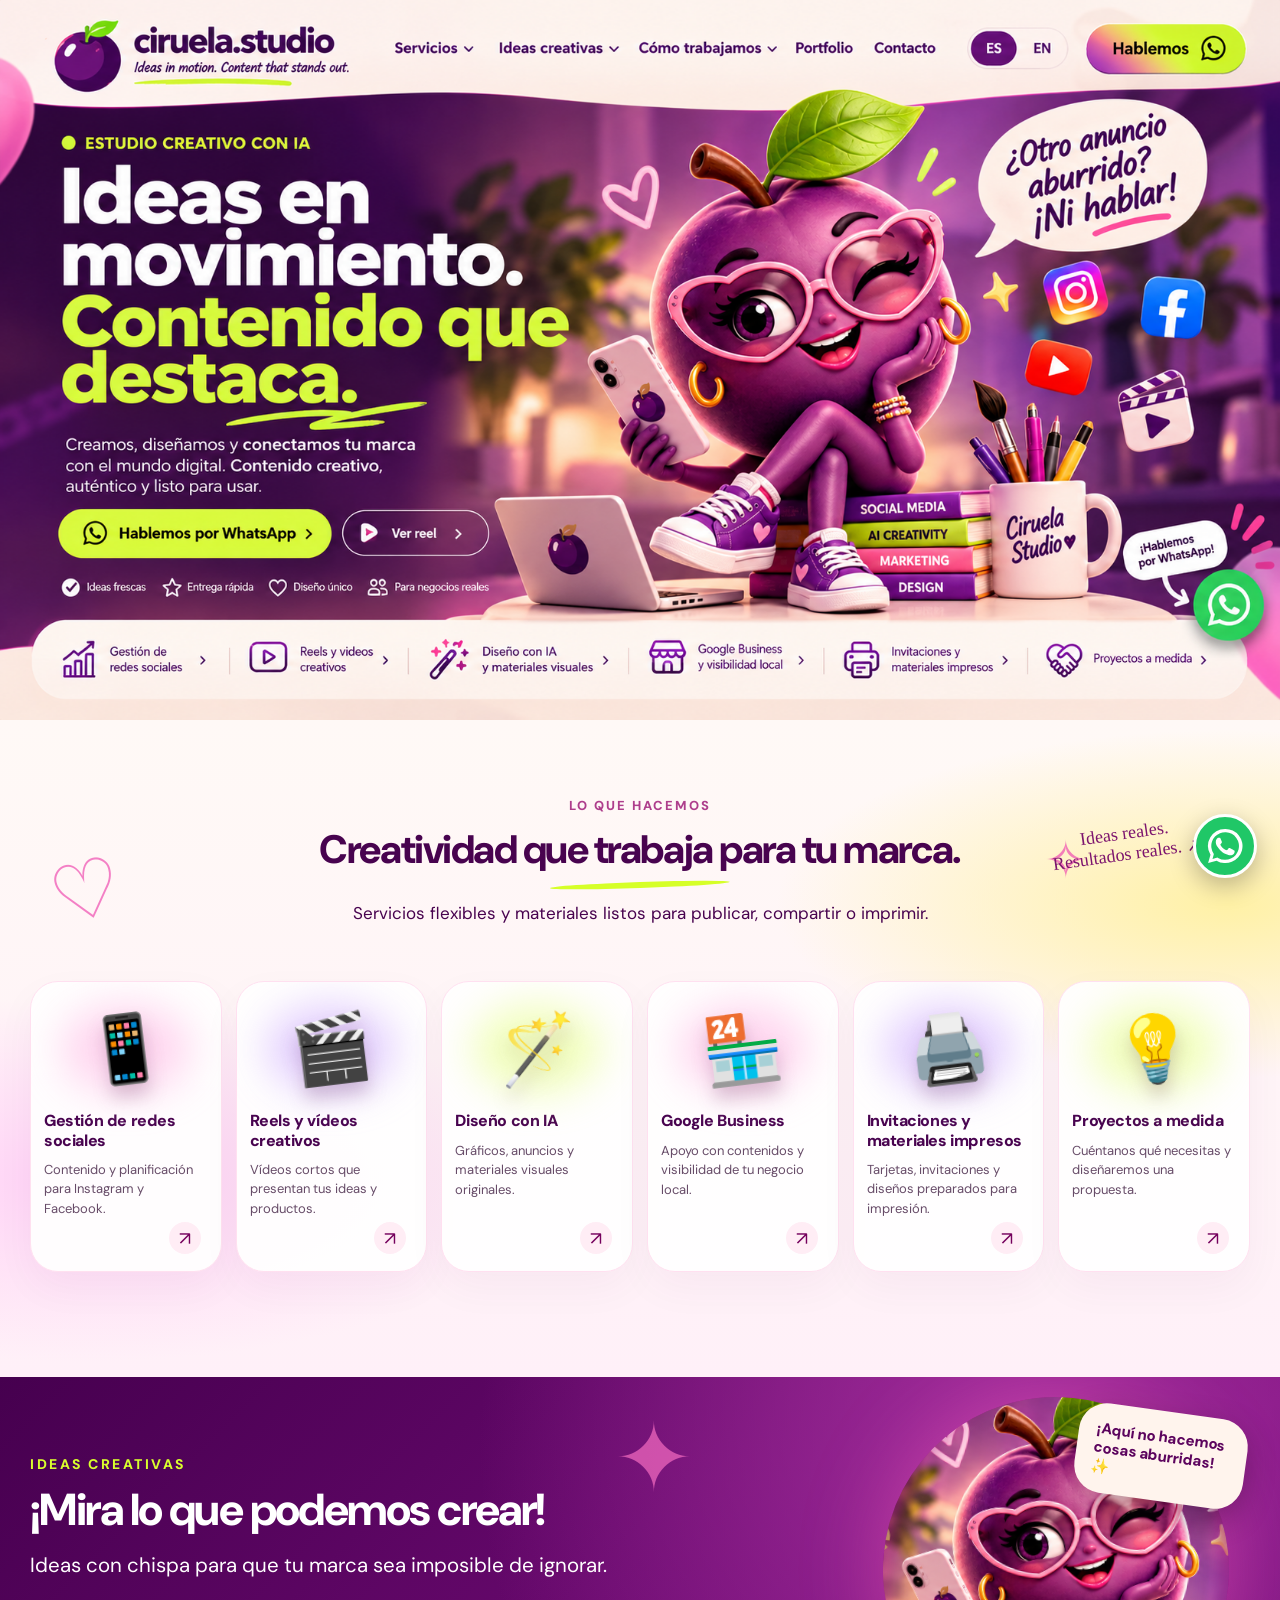
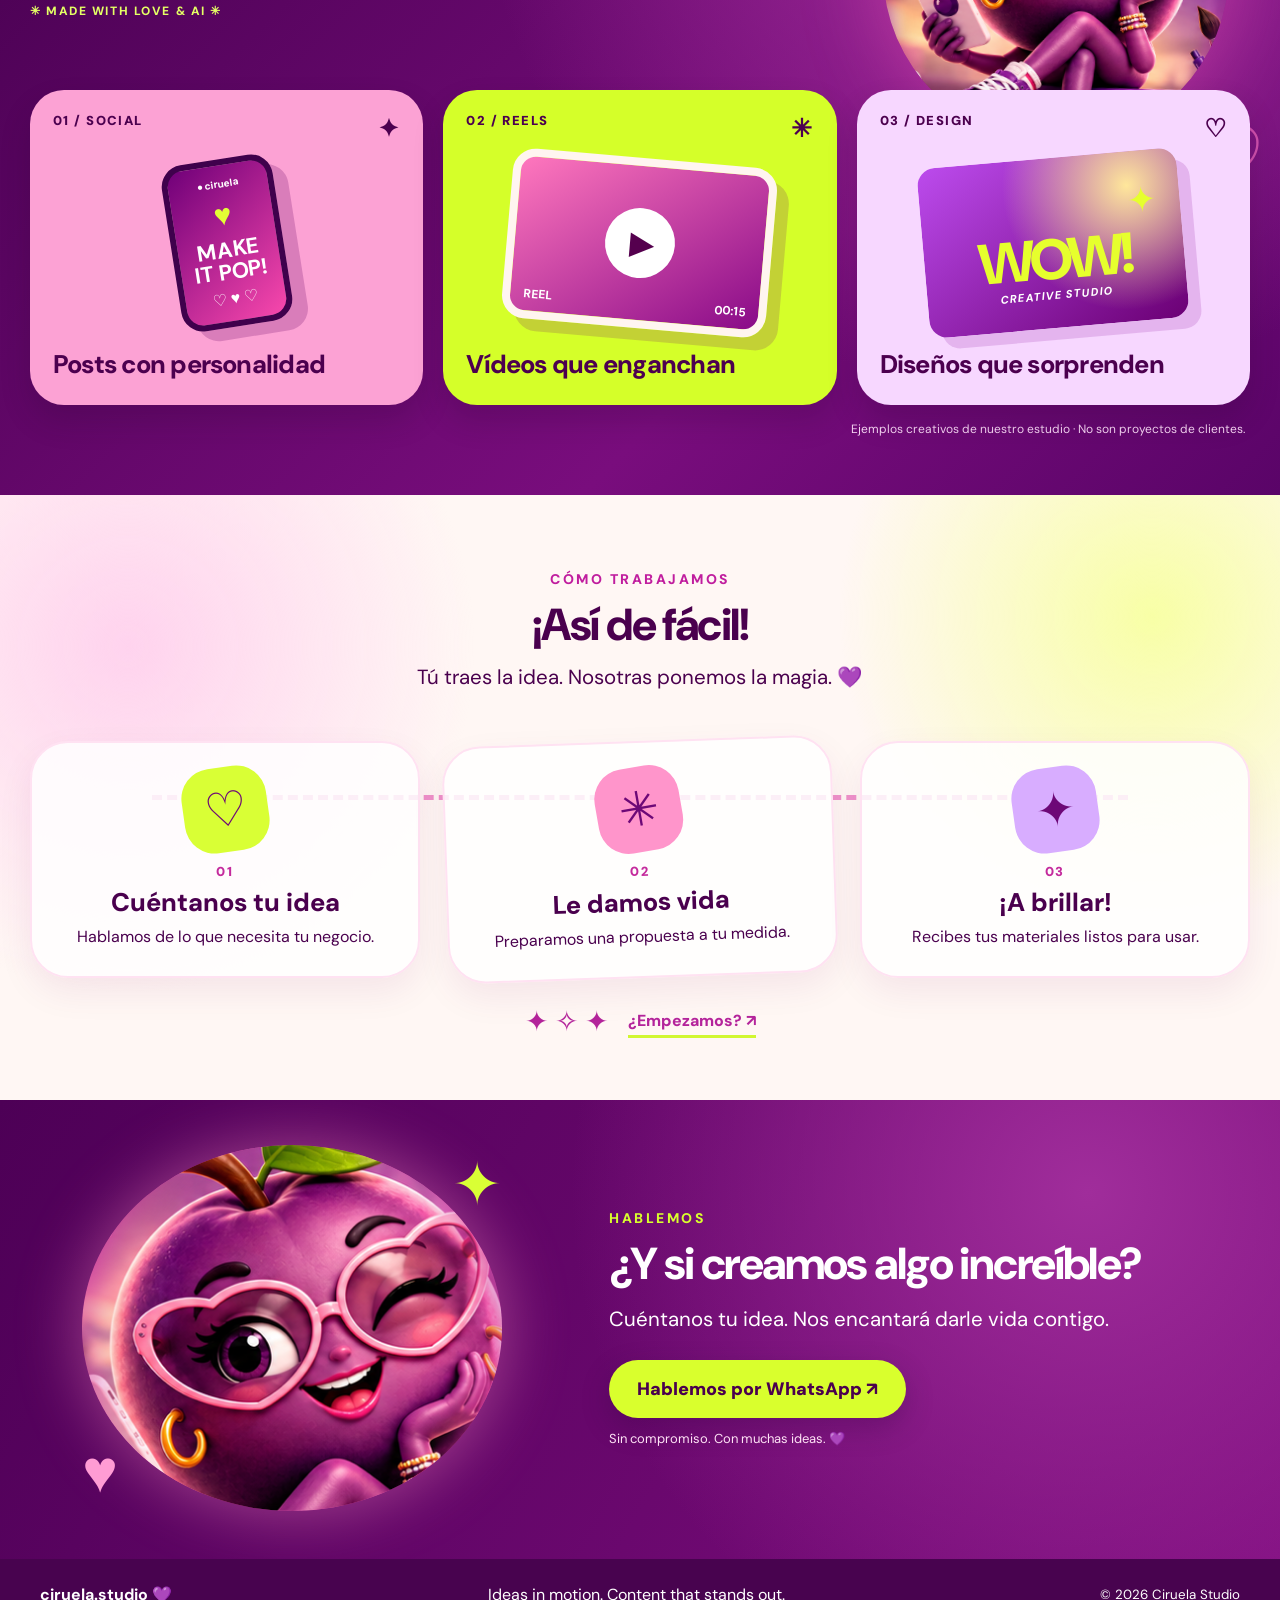
<file: index.html>
<!DOCTYPE html>
<html lang="es"><head><meta charset="utf-8"/><meta content="width=device-width,initial-scale=1" name="viewport"/><meta content="#46044e" name="theme-color"/><meta content="Ciruela Studio: contenido creativo, redes sociales, reels, diseño con IA y materiales para marcas." name="description"/><title>Ciruela Studio | Contenido para Redes Sociales y Reels</title><link href="styles.css" rel="stylesheet"/></head><body>
<a class="skip" href="#servicios">Saltar al contenido</a>
<header aria-label="Ciruela Studio — Ideas en movimiento" class="desktop-hero"><img alt="Ciruela Studio: personaje ciruela con gafas rosas, ideas en movimiento, contenido que destaca" height="928" src="ciruela-design.png" width="1648"/><nav aria-label="Navegación principal" class="image-links"><a aria-label="Servicios" class="hit services" href="#servicios"></a><a aria-label="Ideas creativas" class="hit ideas" href="#ideas"></a><a aria-label="Cómo trabajamos" class="hit how" href="#proceso"></a><a aria-label="Portfolio" class="hit portfolio" href="#portfolio"></a><a aria-label="Contacto" class="hit contact" href="#contacto"></a><button aria-label="Cambiar a español" class="hit es" data-lang="es"></button><button aria-label="Switch to English" class="hit en" data-lang="en"></button><a aria-label="Hablemos por WhatsApp" class="hit talk" data-wa="" href="#contacto"></a><a aria-label="Hablemos por WhatsApp" class="hit hero-wa" data-wa="" href="#contacto"></a><a aria-label="Ver reel" class="hit reel" href="#portfolio"></a><a aria-label="Explorar servicios" class="hit bottom-services" href="#servicios"></a></nav></header>
<header class="mobile-header"><a class="brand" href="#inicio"><span class="plum">●<i>◢</i></span><span><strong>ciruela.studio</strong><small>Ideas in motion. Content that stands out.</small></span></a><div class="langs"><button class="active" data-lang="es">ES</button><button data-lang="en">EN</button></div></header>
<section class="mobile-hero" id="inicio"><div aria-label="Mascota ciruela creativa" class="mobile-art" role="img"></div><div class="mobile-copy"><span class="eyebrow" data-i="eyebrow">● ESTUDIO CREATIVO CON IA</span><h1><span data-i="headline1">Ideas en movimiento.</span><em data-i="headline2">Contenido que destaca.</em></h1><p data-i="intro">Creamos, diseñamos y conectamos tu marca con el mundo digital.</p><a class="btn lime" data-i="cta" data-wa="" href="#contacto">Hablemos por WhatsApp ↗</a><a class="btn outline" data-i="reel" href="#portfolio">Ver proyectos ↗</a></div></section>
<main><section class="section" id="servicios"><div aria-hidden="true" class="sparkle deco-one">♡</div><div aria-hidden="true" class="sparkle deco-two">✧</div><span class="kicker" data-i="what">LO QUE HACEMOS</span><h2 data-i="servicesTitle">Creatividad que trabaja para tu marca.</h2><p class="lead" data-i="servicesLead">Servicios flexibles y materiales listos para publicar, compartir o imprimir.</p><p class="handwritten" data-i="servicesNote">Ideas reales. Resultados reales. ↗</p><div class="cards"><article class="service"><span aria-hidden="true" class="service-art art-1"><span class="art-glow"></span><span class="art-emoji">📱</span></span><span class="old-icon" hidden="">✦</span><h3 data-i="s1">Gestión de redes sociales</h3><p data-i="s1d">Contenido y planificación para Instagram y Facebook.</p><a aria-label="Consultar servicio" class="service-arrow" href="#contacto">↗</a></article><article class="service"><span aria-hidden="true" class="service-art art-2"><span class="art-glow"></span><span class="art-emoji">🎬</span></span><span class="old-icon" hidden="">▶</span><h3 data-i="s2">Reels y vídeos creativos</h3><p data-i="s2d">Vídeos cortos que presentan tus ideas y productos.</p><a aria-label="Consultar servicio" class="service-arrow" href="#contacto">↗</a></article><article class="service"><span aria-hidden="true" class="service-art art-3"><span class="art-glow"></span><span class="art-emoji">🪄</span></span><span class="old-icon" hidden="">✳</span><h3 data-i="s3">Diseño con IA</h3><p data-i="s3d">Gráficos, anuncios y materiales visuales originales.</p><a aria-label="Consultar servicio" class="service-arrow" href="#contacto">↗</a></article><article class="service"><span aria-hidden="true" class="service-art art-4"><span class="art-glow"></span><span class="art-emoji">🏪</span></span><span class="old-icon" hidden="">▣</span><h3 data-i="s4">Google Business</h3><p data-i="s4d">Apoyo con contenidos y visibilidad de tu negocio local.</p><a aria-label="Consultar servicio" class="service-arrow" href="#contacto">↗</a></article><article class="service"><span aria-hidden="true" class="service-art art-5"><span class="art-glow"></span><span class="art-emoji">🖨️</span></span><span class="old-icon" hidden="">▤</span><h3 data-i="s5">Invitaciones y materiales impresos</h3><p data-i="s5d">Tarjetas, invitaciones y diseños preparados para impresión.</p><a aria-label="Consultar servicio" class="service-arrow" href="#contacto">↗</a></article><article class="service"><span aria-hidden="true" class="service-art art-6"><span class="art-glow"></span><span class="art-emoji">💡</span></span><span class="old-icon" hidden="">♡</span><h3 data-i="s6">Proyectos a medida</h3><p data-i="s6d">Cuéntanos qué necesitas y diseñaremos una propuesta.</p><a aria-label="Consultar servicio" class="service-arrow" href="#contacto">↗</a></article></div></section>



<section aria-labelledby="ideas-title" class="v3-showcase" id="ideas">
<div aria-hidden="true" class="v3-glitter v3-glitter-a">✦</div><div aria-hidden="true" class="v3-glitter v3-glitter-b">♡</div>
<div class="v3-showcase-inner">
<div class="v3-intro"><span class="v3-eyebrow" data-i="ideasKicker">IDEAS CREATIVAS</span><h2 data-i="ideasTitle" id="ideas-title">¡Mira lo que podemos crear!</h2><p data-i="ideasDesc">Ideas con chispa para que tu marca sea imposible de ignorar.</p><span class="v3-marker">✳ MADE WITH LOVE &amp; AI ✳</span></div>
<div class="v3-presenter"><div class="v3-mascot-ring"><img alt="La misma mascota ciruela de Ciruela Studio, con gafas rosas" loading="lazy" src="plum-presenter.png"/></div><div class="v3-bubble" data-i="bubbleIdeas">¡Aquí no hacemos cosas aburridas! ✨</div></div>
<div aria-label="Ideas de contenido" class="v3-samples">
<article class="v3-sample v3-social"><div class="v3-sample-top"><span>01 / SOCIAL</span><span aria-hidden="true">✦</span></div><div aria-hidden="true" class="v3-mockup v3-phone"><div class="v3-phone-screen"><span class="v3-mini-logo">● ciruela</span><div class="v3-heart">♥</div><strong>MAKE<br/>IT POP!</strong><span>♡ ♥ ♡</span></div></div><h3 data-i="idea1">Posts con personalidad</h3></article>
<article class="v3-sample v3-video"><div class="v3-sample-top"><span>02 / REELS</span><span aria-hidden="true">✳</span></div><div aria-hidden="true" class="v3-video-card"><span class="v3-play">▶</span><span class="v3-video-label">REEL <b>00:15</b></span></div><h3 data-i="idea2">Vídeos que enganchan</h3></article>
<article class="v3-sample v3-design"><div class="v3-sample-top"><span>03 / DESIGN</span><span aria-hidden="true">♡</span></div><div aria-hidden="true" class="v3-poster"><span>✦</span><strong>WOW!</strong><i>CREATIVE STUDIO</i></div><h3 data-i="idea3">Diseños que sorprenden</h3></article>
</div><p class="v3-disclaimer" data-i="sampleNote">Ejemplos creativos de nuestro estudio · No son proyectos de clientes.</p>
</div>
</section><section aria-labelledby="process-title" class="v3-process" id="proceso">
<div class="v3-process-inner"><div class="v3-process-head"><span class="v3-eyebrow" data-i="processKicker">CÓMO TRABAJAMOS</span><h2 data-i="processTitle" id="process-title">¡Así de fácil!</h2><p data-i="processLead">Tú traes la idea. Nosotras ponemos la magia. 💜</p></div>
<div class="v3-steps"><div class="v3-step"><span aria-hidden="true" class="v3-step-icon">♡</span><span class="v3-step-no">01</span><h3 data-i="p1">Cuéntanos tu idea</h3><p data-i="p1d">Hablamos de lo que necesita tu negocio.</p></div><div class="v3-step"><span aria-hidden="true" class="v3-step-icon">✳</span><span class="v3-step-no">02</span><h3 data-i="p2">Le damos vida</h3><p data-i="p2d">Preparamos una propuesta a tu medida.</p></div><div class="v3-step"><span aria-hidden="true" class="v3-step-icon">✦</span><span class="v3-step-no">03</span><h3 data-i="p3">¡A brillar!</h3><p data-i="p3d">Recibes tus materiales listos para usar.</p></div></div>
<div class="v3-process-footer"><span aria-hidden="true">✦ ✧ ✦</span><a class="v3-text-link" data-i="processCta" href="#contacto">¿Empezamos? ↗</a></div></div>
</section><section aria-labelledby="contact-title" class="v3-contact" id="contacto"><div class="v3-anchor" id="portfolio"></div><div class="v3-contact-inner"><div class="v3-contact-mascot"><div class="v3-contact-halo"><img alt="La mascota original de Ciruela Studio te invita a conversar" loading="lazy" src="plum-portrait.png"/></div><span aria-hidden="true" class="v3-spark v3-spark-one">✦</span><span aria-hidden="true" class="v3-spark v3-spark-two">♥</span></div><div class="v3-contact-copy"><span class="v3-eyebrow" data-i="contactKicker">HABLEMOS</span><h2 data-i="contactTitle" id="contact-title">¿Y si creamos algo increíble?</h2><p data-i="contactDesc">Cuéntanos tu idea. Nos encantará darle vida contigo.</p><a class="v3-contact-button" data-i="contactCta" data-wa="" href="https://wa.me/34625032815">Hablemos por WhatsApp ↗</a><span class="v3-contact-note" data-i="contactNote">Sin compromiso. Con muchas ideas. 💜</span></div></div></section></main>
<footer><strong>ciruela.studio 💜</strong><span>Ideas in motion. Content that stands out.</span><small>© <span id="year"></span> Ciruela Studio</small></footer>
<a aria-label="Contactar por WhatsApp" class="whatsapp" data-wa="" href="#contacto" title="WhatsApp"><svg aria-hidden="true" viewbox="0 0 32 32"><path d="M16 .8A15.1 15.1 0 0 0 3.1 23.7L1 31l7.5-2a15.2 15.2 0 1 0 7.5-28.2Zm0 27.5a12.2 12.2 0 0 1-6.2-1.7l-.5-.3-4.4 1.2 1.2-4.3-.3-.5A12.3 12.3 0 1 1 16 28.3Zm6.8-9.2c-.4-.2-2.3-1.2-2.7-1.3-.3-.1-.6-.2-.9.2-.3.4-1 1.3-1.2 1.5-.2.2-.5.3-.9.1-.4-.2-1.6-.6-3-1.9-1.1-1-1.9-2.3-2.1-2.7-.2-.4 0-.6.2-.8l.6-.7.4-.6c.1-.2.1-.5 0-.7l-1.2-2.9c-.3-.7-.6-.6-.9-.6h-.8c-.3 0-.7.1-1.1.5-.4.4-1.4 1.4-1.4 3.4s1.5 4 1.7 4.3c.2.3 2.9 4.5 7.1 6.3 1 .4 1.8.6 2.4.8 1 .3 2 .3 2.7.2.8-.1 2.3-1 2.6-2 .3-1 .3-1.8.2-2-.1-.2-.4-.3-.8-.5Z" fill="currentColor"></path></svg></a>
<script src="script.js"></script></body></html>
</file>
<file: styles.css>
@import url('https://fonts.googleapis.com/css2?family=DM+Sans:wght@400;500;600;700;800&family=Outfit:wght@400;500;600;700;800;900&display=swap');:root{--purple:#48034f;--lime:#d6ff28;--pink:#ff54ae;--cream:#fff0e9}*{box-sizing:border-box}html{scroll-behavior:smooth}body{margin:0;background:#fff9f6;color:var(--purple);font-family:'DM Sans',sans-serif}a{text-decoration:none;color:inherit}button{cursor:pointer;font:inherit}.skip{position:absolute;top:-80px;left:10px;background:white;padding:12px;z-index:20}.skip:focus{top:10px}.desktop-hero{position:relative;max-width:1920px;margin:auto;line-height:0}.desktop-hero>img{display:block;width:100%;height:auto}.image-links{position:absolute;inset:0;pointer-events:none}.hit{position:absolute;display:block;border:0;background:transparent;pointer-events:auto;cursor:pointer;border-radius:20px}.hit:focus-visible{outline:4px solid #00d47b;outline-offset:2px}.services{left:30.4%;top:3.8%;width:8%;height:6%}.ideas{left:40%;top:3.8%;width:11%;height:6%}.how{left:51.5%;top:3.8%;width:11.5%;height:6%}.portfolio{left:62%;top:3.8%;width:7%;height:6%}.contact{left:69%;top:3.8%;width:6%;height:6%}.es{left:75.7%;top:3.5%;width:4%;height:6%}.en{left:79.5%;top:3.5%;width:4%;height:6%}.talk{left:84.5%;top:3%;width:13%;height:8%}.hero-wa{left:4.5%;top:70%;width:22%;height:8.5%}.reel{left:26.6%;top:70%;width:12%;height:8.5%}.bottom-services{left:3%;top:86%;width:94%;height:12%}.mobile-header,.mobile-hero{display:none}.section{max-width:1240px;margin:auto;padding:95px 28px;scroll-margin-top:30px}.section h2{font-family:Outfit,sans-serif;font-weight:900;font-size:clamp(36px,4vw,62px);letter-spacing:-.05em;line-height:1.07;max-width:780px;margin:12px 0 22px}.kicker{color:#ae3e8c;font-weight:800;font-size:13px;letter-spacing:.15em}.lead{font-size:19px;max-width:650px;line-height:1.55}.cards{display:grid;grid-template-columns:repeat(3,1fr);gap:20px;margin-top:42px}.service{padding:30px;border:1px solid #f0d7e7;background:white;border-radius:26px;min-height:230px;transition:transform .2s,box-shadow .2s}.service:hover{transform:translateY(-5px);box-shadow:0 18px 45px #48034f16}.service>span{font-size:35px;color:#9e148f}.service h3{font-family:Outfit;font-size:23px;line-height:1.2;margin:16px 0 10px}.service p{color:#674c68;line-height:1.55;margin:0}.tint{max-width:none;background:#fff0f5;padding-left:max(28px,calc((100vw - 1184px)/2));padding-right:max(28px,calc((100vw - 1184px)/2))}.idea-grid{display:grid;grid-template-columns:repeat(3,1fr);gap:18px;margin-top:40px}.idea{min-height:230px;border-radius:28px;padding:28px;display:flex;flex-direction:column;justify-content:space-between}.idea span{font-size:12px;font-weight:800;letter-spacing:.13em}.idea strong{font-family:Outfit;font-size:30px;line-height:1.1}.violet{background:#50005b;color:white}.pink{background:#ff8ec8;color:#43064d}.limebg{background:var(--lime)}.steps{display:grid;grid-template-columns:repeat(3,1fr);gap:35px;margin-top:40px}.steps b{font-size:45px;color:#ca40a1;font-family:Outfit}.steps h3{font-family:Outfit;font-size:24px}.steps p{line-height:1.5}.contact-section{text-align:center}.contact-section h2,.contact-section p{margin-left:auto;margin-right:auto}.btn{display:inline-flex;align-items:center;justify-content:center;padding:18px 26px;border-radius:40px;font-weight:800;margin:12px 10px 0 0}.lime{background:var(--lime);color:#3c0347}.dark{background:var(--purple);color:white}.outline{border:1px solid white;color:white}footer{background:var(--purple);color:white;display:flex;gap:25px;align-items:center;justify-content:space-between;padding:34px max(28px,calc((100vw - 1184px)/2));flex-wrap:wrap}.whatsapp{position:fixed;right:23px;bottom:22px;z-index:50;width:64px;height:64px;background:#20c767;border:3px solid white;border-radius:50%;display:grid;place-items:center;color:white;box-shadow:0 8px 25px #0004;transition:transform .2s}.whatsapp:hover{transform:scale(1.08)}.whatsapp svg{width:36px;height:36px}@media(max-width:850px){.desktop-hero{display:none}.mobile-header{display:flex;align-items:center;justify-content:space-between;padding:15px 18px;background:var(--cream);gap:12px}.brand{display:flex;align-items:center;gap:9px}.brand strong{font-family:Outfit;font-size:clamp(22px,5vw,32px);letter-spacing:-.06em;display:block}.brand small{font-size:9px;font-weight:700;display:block}.plum{color:#750c78;font-size:50px;position:relative;line-height:1}.plum i{position:absolute;left:22px;top:-5px;color:#8dcc00;font-size:19px;font-style:normal}.langs{display:flex;background:white;border-radius:25px;padding:3px}.langs button{border:0;background:none;color:var(--purple);padding:9px;font-weight:800;border-radius:20px}.langs button.active{background:var(--purple);color:white}.mobile-hero{display:block;position:relative;background:linear-gradient(160deg,#360044,#6c1677 75%,#a73591);color:white;overflow:hidden}.mobile-art{height:330px;background-image:url('ciruela-design.png');background-size:auto 590px;background-position:70% 20%;background-repeat:no-repeat;mask-image:linear-gradient(to bottom,#000 80%,transparent)}.mobile-copy{padding:0 23px 45px;position:relative;margin-top:-20px}.eyebrow{color:var(--lime);font-weight:900;font-size:12px}.mobile-copy h1{font-family:Outfit;font-size:clamp(42px,10vw,65px);letter-spacing:-.055em;line-height:.98;margin:15px 0}.mobile-copy h1 span,.mobile-copy h1 em{display:block;font-style:normal}.mobile-copy h1 em{color:var(--lime)}.mobile-copy p{font-size:16px;max-width:420px;line-height:1.5}.mobile-copy .btn{font-size:14px;padding:15px 20px}.section{padding:65px 22px}.cards{grid-template-columns:repeat(2,1fr)}.idea-grid{grid-template-columns:1fr}.steps{grid-template-columns:1fr;gap:15px}.tint{padding-left:22px;padding-right:22px}.whatsapp{width:58px;height:58px;right:15px;bottom:15px}}@media(max-width:540px){.cards{grid-template-columns:1fr}.service{min-height:unset}.mobile-art{height:270px;background-size:auto 490px;background-position:69% 19%}.section h2{font-size:39px}.lead{font-size:17px}footer{display:block}footer>*{display:block;margin:10px 0}}@media(prefers-reduced-motion:reduce){html{scroll-behavior:auto}*{transition:none!important}}
/* Ciruela Studio V2 — vivid sections beneath the original hero */
:root{--lavender:#f9d6f2;--hotpink:#ef46ae}
#servicios{position:relative;max-width:none;overflow:hidden;text-align:center;padding:74px max(30px,calc((100vw - 1450px)/2)) 105px;background:radial-gradient(ellipse at 6% 70%,#ffd3f6 0,transparent 28%),radial-gradient(ellipse at 96% 28%,#fff1a6 0,transparent 26%),linear-gradient(180deg,#fff9f6 0%,#fff0f8 100%)}
#servicios .kicker{position:relative;z-index:2}#servicios h2{font-family:'DM Sans',sans-serif;font-weight:800;letter-spacing:-.037em;font-size:clamp(32px,3.1vw,52px);line-height:1.15;max-width:1000px;margin:12px auto 12px}#servicios .lead{margin:0 auto;font-size:17px}#servicios h2::after{content:'';display:block;width:180px;height:6px;background:var(--lime);border-radius:50%;transform:rotate(-2deg);margin:9px auto 0}.handwritten{position:absolute;right:6%;top:85px;font-family:cursive;font-size:18px;color:#7d156e;transform:rotate(-8deg);max-width:155px;line-height:1.15}.sparkle{position:absolute;z-index:0;color:#ef4eb1;font-size:80px;font-family:cursive;opacity:.7}.deco-one{left:4%;top:125px;transform:rotate(-15deg)}.deco-two{right:15%;top:110px;font-size:52px}.cards{grid-template-columns:repeat(3,minmax(0,1fr));gap:22px;margin-top:55px;text-align:left}.service{position:relative;min-height:305px;padding:15px 22px 55px;background:rgba(255,255,255,.94);border:1px solid #ffe0f0;border-radius:36px;box-shadow:0 16px 40px #6807590b;overflow:hidden}.service-art{height:132px;width:100%;display:flex;align-items:center;justify-content:center;position:relative}.art-glow{position:absolute;width:130px;height:88px;border-radius:50%;filter:blur(20px);background:#ffb4e3;opacity:.55}.art-emoji{position:relative;display:block;font-size:78px;line-height:1;filter:drop-shadow(0 12px 9px #3e003630);transform:rotate(-7deg);transition:transform .25s}.service:hover .art-emoji{transform:rotate(3deg) translateY(-8px) scale(1.08)}.art-2 .art-glow,.art-5 .art-glow{background:#cba7ff}.art-3 .art-glow,.art-6 .art-glow{background:#e6ff85}.service h3{font-family:'DM Sans',sans-serif;font-size:21px;font-weight:800;letter-spacing:-.025em;margin:7px 0 10px}.service p{font-size:15px;line-height:1.5}.service-arrow{position:absolute;right:20px;bottom:17px;width:38px;height:38px;display:grid;place-items:center;background:#ffedf5;border-radius:50%;font-size:24px;color:#75015d;transition:background .2s,transform .2s}.service-arrow:hover{background:var(--lime);transform:translate(2px,-2px)}
#ideas{background:linear-gradient(120deg,#500059,#871e82 65%,#b53791);color:white;position:relative}#ideas .kicker{color:#e5ff66}#ideas h2,#proceso h2,#portfolio h2,#contacto h2{font-family:'DM Sans',sans-serif;font-size:clamp(34px,3.5vw,54px);font-weight:800;letter-spacing:-.035em;line-height:1.12}#ideas .lead{color:#ffe6f7}.idea-grid{gap:22px}.idea{border:1px solid #ffffff45;min-height:300px;box-shadow:0 14px 30px #23002224}.idea-art{font-size:70px;text-align:center;filter:drop-shadow(0 12px 10px #35003633);transition:transform .25s}.idea:hover .idea-art{transform:translateY(-8px) rotate(6deg)}.idea strong{font-family:'DM Sans',sans-serif;font-size:26px;letter-spacing:-.03em}
#proceso{position:relative;background:#fff9f6}#proceso .steps>div{padding:30px;border-radius:28px;background:linear-gradient(145deg,#fff,#fff0f9);border:1px solid #f7d9eb;box-shadow:0 12px 24px #47004d0a}#proceso .steps b{display:inline-flex;align-items:center;justify-content:center;width:72px;height:72px;border-radius:50%;background:#eaff86;color:#48034f;font-size:30px}#proceso .steps h3{font-family:'DM Sans',sans-serif;font-size:22px;letter-spacing:-.02em}
.portfolio-section{position:relative;background:linear-gradient(115deg,#ffe4f4,#fff5e8)}.portfolio-deco{font-size:65px;letter-spacing:20px;margin-bottom:15px}.contact-section{background:linear-gradient(135deg,#540060,#9e198c);color:white;max-width:none}.contact-section .kicker{color:#e2ff55}.contact-art{font-size:62px;letter-spacing:10px;margin-bottom:18px}.contact-section p{max-width:600px;line-height:1.55}#contacto .btn{box-shadow:0 10px 25px #2100214a}
@media(min-width:1200px){#servicios .cards{grid-template-columns:repeat(6,minmax(0,1fr));gap:14px}#servicios .service{min-height:285px;padding:12px 13px 53px;border-radius:28px}#servicios .service-art{height:110px}#servicios .art-emoji{font-size:65px}#servicios .service h3{font-size:16px}#servicios .service p{font-size:13px}#servicios .service-arrow{width:32px;height:32px;font-size:19px}}
@media(max-width:850px){#servicios{padding:70px 22px}#servicios .cards{grid-template-columns:repeat(2,minmax(0,1fr))}.handwritten{display:none}.service{min-height:280px}.deco-one{left:-15px;top:140px;font-size:55px}.deco-two{right:10px;top:80px}.idea-art{font-size:60px}}
@media(max-width:540px){#servicios .cards{grid-template-columns:1fr;gap:18px}#servicios .service{min-height:260px}#servicios .service-art{height:115px}#servicios h2{font-size:33px}#ideas .idea{min-height:250px}.portfolio-deco,.contact-art{font-size:44px}}


/* Ciruela V3: compact story-driven sections, exact original heroine reused from approved artwork */
.v3-showcase,.v3-process,.v3-contact{position:relative;isolation:isolate;overflow:hidden;font-family:'DM Sans',sans-serif}.v3-showcase{background:radial-gradient(circle at 80% 10%,#a42f9d 0,transparent 45%),linear-gradient(135deg,#46004f,#790d7d 65%,#5a0468);color:white;padding:78px 30px 58px}.v3-showcase-inner,.v3-process-inner,.v3-contact-inner{max-width:1400px;margin:0 auto}.v3-eyebrow{display:block;font-size:14px;letter-spacing:.18em;font-weight:800;color:#d9ff2d}.v3-showcase h2,.v3-process h2,.v3-contact h2{font-family:'DM Sans',sans-serif;font-weight:800;letter-spacing:-.04em;line-height:1.07;font-size:clamp(35px,4.2vw,67px);margin:12px 0 15px}.v3-showcase .v3-intro{max-width:650px;position:relative;z-index:2}.v3-intro p,.v3-process-head p,.v3-contact-copy p{font-size:clamp(17px,1.6vw,22px);line-height:1.5;margin:0}.v3-marker{display:inline-block;margin-top:22px;color:#e4ff65;font-weight:800;letter-spacing:.13em;font-size:12px}.v3-presenter{position:absolute;right:max(4%,calc((100vw - 1400px)/2));top:20px;width:clamp(210px,27vw,420px);z-index:1}.v3-mascot-ring{aspect-ratio:1;border-radius:50%;background:radial-gradient(circle,#ff8bc6,#b11f91 70%,transparent 73%);box-shadow:0 0 80px #ff62bc66;overflow:hidden;transform:rotate(5deg)}.v3-mascot-ring img{width:100%;height:100%;object-fit:cover;object-position:center 38%;filter:drop-shadow(0 12px 16px #31003344)}.v3-bubble{position:absolute;top:4%;right:-5%;max-width:170px;background:#fff4ed;color:#5c045e;font-size:15px;font-weight:800;line-height:1.25;padding:17px;border-radius:28px;transform:rotate(8deg);box-shadow:0 10px 30px #24002555}.v3-glitter{position:absolute;font-size:95px;color:#ff73c7;opacity:.65;pointer-events:none}.v3-glitter-a{top:20px;left:48%}.v3-glitter-b{top:45%;right:1%}.v3-samples{position:relative;z-index:2;display:grid;grid-template-columns:repeat(3,minmax(0,1fr));gap:20px;margin-top:70px}.v3-sample{border-radius:34px;padding:22px 23px 25px;min-height:315px;display:flex;flex-direction:column;justify-content:space-between;box-shadow:0 16px 30px #25002930;transition:transform .25s ease}.v3-sample:hover{transform:translateY(-8px) rotate(-1deg)}.v3-social{background:#fca2d4;color:#4c004f}.v3-video{background:#d5ff29;color:#4c004f}.v3-design{background:#f7d7ff;color:#4c004f}.v3-sample-top{display:flex;justify-content:space-between;font-weight:900;letter-spacing:.11em;font-size:13px}.v3-sample-top span:last-child{font-size:25px}.v3-sample h3{font-size:clamp(19px,2vw,27px);line-height:1.13;margin:10px 0 0;font-weight:800;letter-spacing:-.03em}.v3-mockup{display:flex;justify-content:center;align-items:center;height:180px}.v3-phone-screen{width:112px;height:168px;background:linear-gradient(140deg,#700079,#f848ac);border:6px solid #3f014c;border-radius:22px;transform:rotate(-9deg);box-shadow:14px 12px 0 #7a187144;display:flex;flex-direction:column;align-items:center;justify-content:center;color:white;gap:5px}.v3-mini-logo{font-size:10px;font-weight:800}.v3-heart{font-size:30px;color:#e3ff35}.v3-phone-screen strong{font-size:22px;line-height:1;text-align:center}.v3-video-card{height:170px;width:80%;max-width:265px;margin:auto;background:linear-gradient(145deg,#ff77bd,#890b88);border:8px solid #fff5f0;border-radius:23px;box-shadow:13px 12px 0 #7b196433;display:flex;align-items:center;justify-content:center;position:relative;transform:rotate(5deg)}.v3-play{font-size:32px;color:#55004e;background:white;width:70px;height:70px;border-radius:50%;display:grid;place-items:center;padding-left:5px}.v3-video-label{position:absolute;bottom:9px;left:13px;right:13px;display:flex;justify-content:space-between;color:white;font-size:12px;font-weight:800}.v3-poster{height:170px;width:80%;max-width:260px;margin:auto;background:radial-gradient(circle at 80% 20%,#ffe79b,transparent 50%),linear-gradient(145deg,#bc4bed,#6b0074);border-radius:18px;transform:rotate(-5deg);box-shadow:12px 12px 0 #a13db53a;display:flex;align-items:center;justify-content:center;flex-direction:column;color:#e6ff2d}.v3-poster span{font-size:35px;align-self:flex-end;margin-right:24px}.v3-poster strong{font-size:57px;line-height:1;font-weight:900;letter-spacing:-.07em}.v3-poster i{font-size:11px;font-weight:800;letter-spacing:.1em;color:white}.v3-disclaimer{font-size:12px;color:#f8d6f5;text-align:right;margin:16px 5px 0}.v3-process{background:radial-gradient(circle at 10% 25%,#ffd3ee,transparent 28%),radial-gradient(circle at 90% 20%,#f8ffa6,transparent 25%),#fff7f4;padding:75px 30px 60px;color:#4a004e}.v3-process-head{text-align:center}.v3-process .v3-eyebrow{color:#c01d9e}.v3-process h2{margin-bottom:12px}.v3-steps{position:relative;display:grid;grid-template-columns:repeat(3,minmax(0,1fr));gap:25px;margin-top:48px}.v3-steps:before{content:'';position:absolute;left:10%;right:10%;top:54px;border-top:5px dashed #e969ba;opacity:.7}.v3-step{position:relative;text-align:center;padding:24px 20px 28px;border-radius:38px;background:#ffffffd9;box-shadow:0 14px 35px #74035b13;border:2px solid #ffe2f2;transition:transform .2s}.v3-step:hover{transform:translateY(-5px)}.v3-step:nth-child(2){transform:rotate(-2deg)}.v3-step:nth-child(2):hover{transform:rotate(-2deg) translateY(-5px)}.v3-step-icon{display:grid;place-items:center;margin:0 auto 8px;width:85px;height:85px;border-radius:30px;background:#d9ff35;font-size:48px;color:#6d0877;transform:rotate(-8deg)}.v3-step:nth-child(2) .v3-step-icon{background:#ff95cb}.v3-step:nth-child(3) .v3-step-icon{background:#d8adff}.v3-step-no{font-size:13px;letter-spacing:.15em;font-weight:900;color:#c42b9d}.v3-step h3{font-size:clamp(19px,2vw,27px);line-height:1.1;margin:8px 0;font-weight:800}.v3-step p{font-size:16px;line-height:1.45;margin:0}.v3-process-footer{display:flex;justify-content:center;align-items:center;gap:20px;margin-top:25px;color:#b4249b;font-size:28px}.v3-text-link{font-size:16px;font-weight:800;border-bottom:3px solid #d1f731;padding:4px 0}.v3-contact{padding:45px 30px 48px;background:radial-gradient(circle at 85% 20%,#a02d9b,transparent 45%),linear-gradient(120deg,#4d0056,#800e80);color:white}.v3-anchor{position:absolute;top:0}.v3-contact-inner{display:grid;grid-template-columns:minmax(250px,.9fr) 1.1fr;align-items:center;gap:55px}.v3-contact-mascot{position:relative;max-width:420px;margin:auto;width:100%}.v3-contact-halo{aspect-ratio:1.15;background:radial-gradient(circle,#ffb2d9,#ef69b3 60%,#c833a0 80%,transparent 82%);border-radius:50%;overflow:hidden;box-shadow:0 0 65px #ff8dc477}.v3-contact-halo img{height:100%;width:100%;object-fit:cover;object-position:center 38%}.v3-spark{position:absolute;font-size:60px;color:#d9ff35;top:0;right:0}.v3-spark-two{color:#ff9cd4;top:auto;bottom:0;left:0;right:auto}.v3-contact h2{max-width:680px}.v3-contact-copy p{max-width:520px}.v3-contact-button{display:inline-flex;align-items:center;justify-content:center;min-height:58px;background:#d9ff2d;color:#4a004e;padding:14px 28px;border-radius:999px;font-weight:900;font-size:18px;margin-top:25px;box-shadow:0 10px 28px #2c003c44;transition:transform .2s}.v3-contact-button:hover{transform:translateY(-3px)}.v3-contact-note{display:block;margin-top:12px;font-size:13px;color:#ffe3f6}footer{padding:25px 40px}.v3-contact .v3-eyebrow{color:#d9ff2d}
@media(max-width:900px){.v3-presenter{width:250px;top:30px;right:10px;opacity:.75}.v3-intro{max-width:70%!important}.v3-samples{margin-top:80px}.v3-sample{padding:16px;min-height:280px}.v3-video-card,.v3-poster{width:95%}.v3-bubble{font-size:12px;max-width:130px}.v3-contact-inner{gap:20px}}
@media(max-width:650px){.v3-showcase{padding:55px 18px 38px}.v3-intro{max-width:100%!important;padding-right:0}.v3-showcase h2{max-width:90%}.v3-presenter{position:relative;top:auto;right:auto;width:230px;margin:18px auto -15px;opacity:1}.v3-bubble{right:-20%;top:15%}.v3-samples{grid-template-columns:1fr;margin-top:28px;gap:15px}.v3-sample{min-height:235px;display:grid;grid-template-columns:1fr 1fr;grid-template-rows:auto 1fr;align-items:center}.v3-sample-top{grid-column:1/-1}.v3-sample h3{grid-column:1;grid-row:2;font-size:22px}.v3-mockup,.v3-video-card,.v3-poster{grid-column:2;grid-row:2;max-height:155px;max-width:150px}.v3-phone-screen{transform:rotate(-8deg) scale(.78)}.v3-video-card{height:120px}.v3-poster{height:120px}.v3-poster strong{font-size:38px}.v3-process{padding:50px 18px}.v3-steps{grid-template-columns:1fr;gap:14px;margin-top:28px}.v3-steps:before{display:none}.v3-step{padding:17px;display:grid;grid-template-columns:78px 1fr;column-gap:15px;text-align:left}.v3-step-icon{width:72px;height:72px;grid-row:1/4;margin:0;font-size:38px}.v3-step h3{margin:3px 0}.v3-step p{font-size:14px}.v3-step:nth-child(2){transform:none}.v3-contact{padding:38px 20px}.v3-contact-inner{grid-template-columns:1fr;gap:8px;text-align:center}.v3-contact-mascot{max-width:210px}.v3-contact-copy p{margin:auto}.v3-contact h2{font-size:38px}.v3-contact-button{font-size:16px}}
@media(prefers-reduced-motion:reduce){.v3-sample,.v3-step,.v3-contact-button{transition:none!important}}
/* Override legacy ID styles without altering the approved hero or service cards. */
#ideas.v3-showcase{background:radial-gradient(circle at 80% 10%,#a42f9d 0,transparent 45%),linear-gradient(135deg,#46004f,#790d7d 65%,#5a0468);color:#fff}
#proceso.v3-process{background:radial-gradient(circle at 10% 25%,#ffd3ee,transparent 28%),radial-gradient(circle at 90% 20%,#f8ffa6,transparent 25%),#fff7f4;color:#4a004e}
#contacto.v3-contact{background:radial-gradient(circle at 85% 20%,#a02d9b,transparent 45%),linear-gradient(120deg,#4d0056,#800e80);color:white}

/* V3.1 — compact mobile hero: preserve desktop, show only original mascot */
@media (max-width:850px){
 .mobile-header{padding:10px 14px;min-height:72px;gap:8px}
 .brand{min-width:0;gap:7px}.brand strong{font-size:clamp(19px,5vw,27px);letter-spacing:-.045em}.brand small{font-size:8px;line-height:1.2}
 .plum{font-size:36px}.plum i{left:16px;top:-5px;font-size:15px}
 .langs{flex-shrink:0}.langs button{padding:7px 9px}
 .mobile-art{height:215px;background-image:url('plum-portrait.png');background-size:auto 100%;background-position:center center;background-repeat:no-repeat;mask-image:none;-webkit-mask-image:none;background-color:transparent}
 .mobile-copy{margin-top:0;padding:12px 20px 30px;text-align:center}
 .mobile-copy h1{font-size:clamp(32px,7.8vw,46px);letter-spacing:-.045em;line-height:1.05;margin:10px auto 12px;max-width:580px}
 .mobile-copy p{font-size:14px;line-height:1.4;margin:0 auto 12px;max-width:420px}
 .mobile-copy .btn{font-size:13px;padding:12px 16px;margin:8px 4px 0}
 .eyebrow{font-size:11px}
}
@media(max-width:540px){
 .mobile-art{height:190px;background-size:auto 100%;background-position:center}
 .mobile-copy{padding:10px 15px 25px}
 .mobile-copy h1{font-size:clamp(29px,8.3vw,39px)}
 .mobile-copy .btn{display:inline-flex;max-width:100%;font-size:12px;padding:12px 15px}
 .whatsapp{width:52px;height:52px}.whatsapp svg{width:30px;height:30px}
}


/* V3.2: Mobile-first polish; desktop hero remains untouched. */
@media(max-width:850px){
 .mobile-header{min-height:66px;padding:9px 15px;gap:8px;align-items:center}
 .brand{gap:8px;min-width:0}
 .brand .plum{display:block;flex:0 0 47px;width:47px;height:47px;font-size:0;color:transparent;background:url('logo-plum.png') center/contain no-repeat;overflow:hidden;border-radius:50%}
 .brand .plum i{display:none}
 .brand strong{font-size:clamp(18px,4.8vw,26px);letter-spacing:-.045em;line-height:1.05}
 .brand small{font-size:clamp(7px,1.8vw,10px);line-height:1.25;margin-top:4px;white-space:normal}
 .langs{flex-shrink:0;padding:3px}.langs button{min-width:36px;min-height:38px;padding:6px 7px}
 .mobile-hero{background:radial-gradient(circle at 55% 5%,#7b2488 0%,transparent 49%),linear-gradient(155deg,#390044 10%,#670b75 75%,#9c2b95);text-align:center}
 .mobile-art{height:clamp(174px,39vw,250px);background-image:url('plum-portrait.png');background-size:auto 100%;background-position:center top;background-repeat:no-repeat;mask-image:linear-gradient(to bottom,#000 0%,#000 76%,transparent 100%);-webkit-mask-image:linear-gradient(to bottom,#000 0%,#000 76%,transparent 100%);filter:drop-shadow(0 8px 16px #ee77d633)}
 .mobile-copy{margin-top:-2px;padding:0 16px 26px;text-align:center}
 .mobile-copy h1{font-size:clamp(30px,7vw,47px);line-height:1.08;letter-spacing:-.042em;max-width:650px;margin:9px auto 12px}
 .mobile-copy p{font-size:clamp(13px,3.3vw,16px);line-height:1.4;max-width:460px;margin:0 auto 14px}
 .eyebrow{font-size:clamp(10px,2.7vw,12px);letter-spacing:.04em}
 .mobile-copy .btn{min-height:43px;padding:11px 17px;font-size:clamp(12px,3.1vw,14px);margin:5px 4px 0;box-shadow:0 8px 22px #23002c30}
 .mobile-copy .outline{border:1.5px solid #fff9}
 .mobile-copy .btn:active{transform:scale(.97)}
 .whatsapp{width:52px;height:52px;right:13px;bottom:max(17px,env(safe-area-inset-bottom));box-shadow:0 9px 22px #3d004e55;border:3px solid #fff}
 .whatsapp svg{width:29px;height:29px}
 .whatsapp:before{content:'¡Hola! 💜';position:absolute;right:calc(100% + 8px);top:4px;white-space:nowrap;background:#fff7f2;color:#64046d;font-weight:800;font-size:12px;padding:8px 11px;border-radius:15px 15px 3px 15px;box-shadow:0 5px 16px #36003c25;pointer-events:none}
 .v3-steps:before{display:none}
 .v3-process-footer{margin-top:20px}
 #servicios{padding-top:46px}
}
@media(max-width:540px){
 .mobile-header{padding:8px 11px;min-height:62px}
 .brand .plum{flex-basis:41px;width:41px;height:41px}
 .brand strong{font-size:clamp(17px,4.9vw,22px)}
 .brand small{font-size:7.5px}
 .mobile-art{height:clamp(166px,45vw,210px)}
 .mobile-copy{padding:0 13px 23px}
 .mobile-copy h1{font-size:clamp(29px,7.4vw,38px)}
 .mobile-copy .btn{font-size:12px;padding:11px 12px;margin:5px 3px 0}
 .section h2{font-size:clamp(30px,8.2vw,39px)}
 .v3-process{padding:42px 16px}
 .v3-steps{gap:13px}
 .v3-step{border-radius:25px}
}
@media(max-width:365px){
 .brand small{max-width:175px}.brand strong{font-size:17px}
 .mobile-copy .btn{font-size:11px;padding:10px 9px}
 .whatsapp:before{font-size:10px;padding:7px}
}
@media(prefers-reduced-motion:no-preference){
 @media(max-width:850px){.mobile-art{animation:ciruela-float 5s ease-in-out infinite}.whatsapp:before{animation:ciruela-greet 4.5s ease-in-out infinite}}
 @keyframes ciruela-float{0%,100%{transform:translateY(0)}50%{transform:translateY(-5px)}}
 @keyframes ciruela-greet{0%,100%{transform:translateY(0)}50%{transform:translateY(-3px)}}
}


/* V3.3: mobile studio scene using the unaltered approved desktop artwork. */
@media (max-width:850px){
 .mobile-hero{background:linear-gradient(180deg,#42004d 0%,#50055d 58%,#7a1883 100%);overflow:hidden}
 .mobile-art{
  height:clamp(250px,67vw,420px);
  background-image:linear-gradient(to bottom,rgba(64,0,73,0) 69%,#50055d 100%),url('ciruela-mobile-studio.jpg');
  background-size:100% 100%,cover;
  background-position:center,center 48%;
  background-repeat:no-repeat;
  mask-image:none;-webkit-mask-image:none;
  filter:none;animation:none!important;
 }
 .mobile-copy{margin-top:-5px;padding:0 16px 28px;position:relative;z-index:1}
 .mobile-copy h1{font-size:clamp(29px,7.2vw,44px);line-height:1.06}
 .mobile-copy .btn{font-size:clamp(11px,2.8vw,14px)}
 .whatsapp:before{display:none!important;animation:none!important}
 .whatsapp:focus-visible:before,.whatsapp:hover:before{display:block!important}
}
@media(max-width:540px){
 .mobile-art{height:clamp(245px,70vw,315px);background-position:center,center 46%}
 .mobile-copy{padding:0 13px 24px}
 .mobile-copy h1{font-size:clamp(28px,7.1vw,36px)}
 .mobile-copy p{margin-bottom:9px}
 .mobile-copy .btn{padding:11px 12px;margin:5px 3px 0}
}
@media(prefers-reduced-motion:reduce){.mobile-art{animation:none!important}}

/* V3.4: mobile-only composition refinement; no desktop changes. */
@media(max-width:850px){
 .mobile-art{
   background-image:linear-gradient(to bottom,transparent 68%,#50055d 100%),url('ciruela-mobile-studio.jpg');
   background-size:100% 100%,cover;
   background-position:center,center 45%;
 }
}

/* V3.5 mobile: original mascot and office props, recomposed without embedded headline fragments. */
@media(max-width:850px){
 .mobile-hero{background:linear-gradient(180deg,#54105e 0%,#50055d 63%,#7a1883 100%)}
 .mobile-art{height:clamp(265px,68vw,450px);background-image:url('ciruela-mobile-studio-v35.jpg');background-size:cover;background-position:center center;background-repeat:no-repeat;mask-image:none;-webkit-mask-image:none;filter:none;animation:none!important}
 .mobile-copy{margin-top:-5px;position:relative;z-index:1}
 .whatsapp:before{display:none!important;animation:none!important}
}
@media(max-width:540px){
 .mobile-art{height:clamp(275px,78vw,360px);background-position:center center}
 .mobile-copy{padding-bottom:25px}
 .mobile-copy .btn{white-space:normal}
}

/* Ciruela Studio V3.6 — approved mobile office artwork. Desktop unchanged. */
@media (max-width:850px) {
  .mobile-hero { background:linear-gradient(180deg,#560666 0%,#681075 100%); overflow:hidden; }
  .mobile-art {
    display:block; width:100%; height:auto; aspect-ratio:941 / 580;
    background-image:url('ciruela-mobile-approved.jpg');
    background-size:100% 100%; background-position:center center;
    background-repeat:no-repeat;
    mask-image:none; -webkit-mask-image:none;
    filter:none; transform:none; animation:none!important;
  }
  .mobile-copy { margin-top:0; padding:10px 16px 30px; text-align:center; }
  .mobile-copy h1 { font-size:clamp(29px,7.15vw,48px); line-height:1.08; }
  .mobile-copy p { max-width:540px; }
  .mobile-copy .btn { border-radius:50px; }
  .whatsapp:before { display:none!important; }
  .whatsapp:hover:before,.whatsapp:focus-visible:before { display:block!important; }
}
@media (max-width:540px) {
  .mobile-art { height:auto; aspect-ratio:941 / 580; background-position:center; }
  .mobile-copy { padding:9px 12px 27px; }
  .mobile-copy h1 { font-size:clamp(28px,7.2vw,38px); }
  .mobile-copy .btn { font-size:clamp(11px,3vw,13px); padding:12px 13px; margin:5px 3px 0; }
}
</file>
